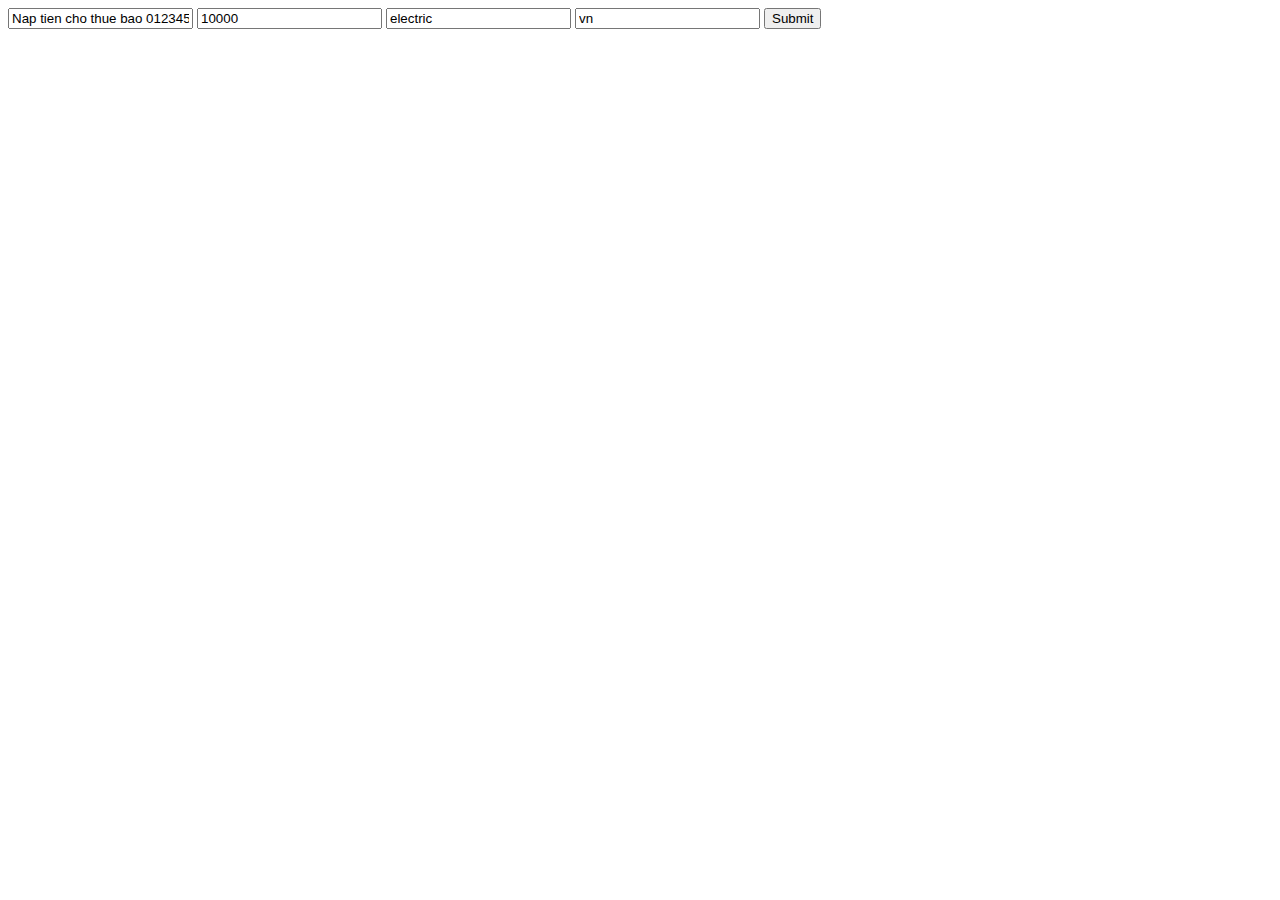
<file: payment_demo.html>
<!DOCTYPE html>
<html lang="en">
    <head>
        <meta charset="UTF-8" />
        <meta http-equiv="X-UA-Compatible" content="IE=edge" />
        <meta name="viewport" content="width=device-width, initial-scale=1.0" />
        <title>Document</title>
        <script
            src="https://cdnjs.cloudflare.com/ajax/libs/jquery/3.6.4/jquery.min.js"
            integrity="sha512-pumBsjNRGGqkPzKHndZMaAG+bir374sORyzM3uulLV14lN5LyykqNk8eEeUlUkB3U0M4FApyaHraT65ihJhDpQ=="
            crossorigin="anonymous"
            referrerpolicy="no-referrer"
        ></script>
    </head>
    <body>
        <form id="form" method="post" action="index.html">
            <input
                type="text"
                name="vnp_OrderInfo"
                placeholder="vnp_OrderInfo"
                value="Nap tien cho thue bao 0123456789. So tien 100,000 VND"
            />
            <input
                type="text"
                name="vnp_Amount"
                placeholder="vnp_OrderInfo"
                value="10000"
            />
            <input type="text" name="vnp_OrderType" value="electric" />
            <input type="text" name="vnp_Locale" value="vn" />
            <button>Submit</button>
        </form>
        <script>
            $('#form').submit(function () {
                var postData = $('#form').serialize();
                var submitUrl = $('#form').attr('action');
                $.ajax({
                    type: 'POST',
                    url: 'http://localhost:8080/api/vnpay/make',
                    data: postData,
                    dataType: 'JSON',
                    success: function (x) {
                        let data = JSON.parse(JSON.stringify(x));
                        window.location.href = data['redirect_url'];
                    },
                });
                return false;
            });
        </script>
    </body>
</html>
</file>
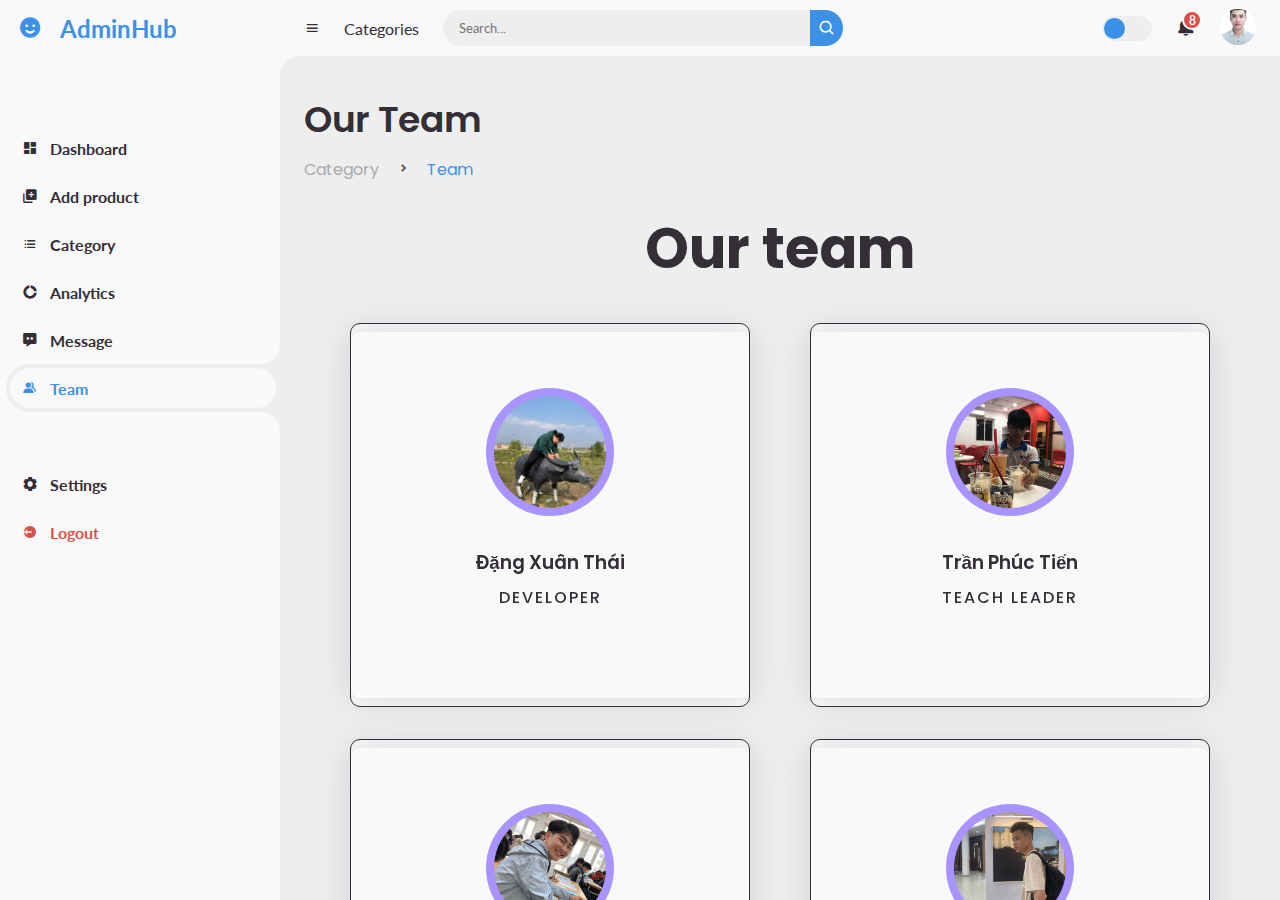
<file: team.html>
<!DOCTYPE html>
<html lang="en">
    <head>
        <meta charset="UTF-8" />
        <meta http-equiv="X-UA-Compatible" content="IE=edge" />
        <meta name="viewport" content="width=device-width, initial-scale=1.0" />
        <title>AdminHub</title>

        <!-- Boxicons -->
        <link
            rel="stylesheet"
            href="https://cdnjs.cloudflare.com/ajax/libs/font-awesome/6.4.0/css/all.min.css"
            integrity="sha512-iecdLmaskl7CVkqkXNQ/ZH/XLlvWZOJyj7Yy7tcenmpD1ypASozpmT/E0iPtmFIB46ZmdtAc9eNBvH0H/ZpiBw=="
            crossorigin="anonymous"
            referrerpolicy="no-referrer"
        />
        <link
            href="https://unpkg.com/boxicons@2.0.9/css/boxicons.min.css"
            rel="stylesheet"
        />
        <!-- Link css -->
        <link rel="stylesheet" href="./assets/css/global.css" />
        <link rel="stylesheet" href="./assets/css/team.css" />
    </head>
    <body>
        <!-- SIDEBAR -->
        <section id="sidebar">
            <a href="#" class="brand">
                <i class="bx bxs-smile"></i>
                <span class="text">AdminHub</span>
            </a>
            <ul class="side-menu top">
                <li>
                    <a href="./index.html">
                        <i class="bx bxs-dashboard"></i>
                        <span class="text">Dashboard</span>
                    </a>
                </li>
                <li>
                    <a href="./addProduct.html">
                        <i class="bx bxs-add-to-queue"></i>
                        <span class="text">Add product</span>
                    </a>
                </li>
                <li>
                    <a href="./category.html">
                        <i class="bx bx-list-ul"></i>
                        <span class="text">Category</span>
                    </a>
                </li>
                <li>
                    <a href="#">
                        <i class="bx bxs-doughnut-chart"></i>
                        <span class="text">Analytics</span>
                    </a>
                </li>
                <li>
                    <a href="#">
                        <i class="bx bxs-message-dots"></i>
                        <span class="text">Message</span>
                    </a>
                </li>
                <li class="active">
                    <a href="./team.html">
                        <i class="bx bxs-group"></i>
                        <span class="text">Team</span>
                    </a>
                </li>
            </ul>
            <ul class="side-menu">
                <li>
                    <a href="#">
                        <i class="bx bxs-cog"></i>
                        <span class="text">Settings</span>
                    </a>
                </li>
                <li>
                    <a href="#" class="logout">
                        <i class="bx bxs-log-out-circle"></i>
                        <span class="text">Logout</span>
                    </a>
                </li>
            </ul>
        </section>
        <!-- SIDEBAR -->

        <section id="content">
            <!-- NAVBAR -->
            <nav>
                <i class="bx bx-menu"></i>
                <a href="#" class="nav-link">Categories</a>
                <form action="#">
                    <div class="form-input">
                        <input type="search" placeholder="Search..." />
                        <button type="submit" class="search-btn">
                            <i class="bx bx-search"></i>
                        </button>
                    </div>
                </form>
                <input type="checkbox" id="switch-mode" hidden />
                <label for="switch-mode" class="switch-mode"></label>
                <a href="#" class="notification">
                    <i class="bx bxs-bell"></i>
                    <span class="num">8</span>
                </a>
                <a href="#" class="profile">
                    <img src="./assets/imgs/people.png" />
                </a>
            </nav>
            <!-- NAVBAR -->

            <!-- MAIN -->
            <main>
                <div class="head-title">
                    <div class="left">
                        <h1>Our Team</h1>
                        <ul class="breadcrumb">
                            <li><a href="./category.html">Category</a></li>
                            <li><i class="bx bx-chevron-right"></i></li>
                            <li>
                                <a href="./team.html" class="active">Team</a>
                            </li>
                        </ul>
                    </div>
                </div>

                <!-- --------------------------- INNER --------------------------- -->
                <div id="team">
                    <div class="row">
                        <h1>Our team</h1>
                    </div>
                    <div class="wrapper">
                        <div class="column card-container">
                            <div class="card">
                                <div class="img-container">
                                    <img src="./assets/imgs/thai.jpg" alt="" />
                                </div>
                                <h3>Đặng Xuân Thái</h3>
                                <p>Developer</p>
                                <div class="icons">
                                    <a
                                        href="https://www.facebook.com/Hello.IAmTDF"
                                    >
                                        <i class="fa-brands fa-facebook"></i>
                                    </a>
                                    <a
                                        href="https://www.facebook.com/Hello.IAmTDF"
                                    >
                                        <i class="fa-solid fa-phone"></i>
                                    </a>

                                    <a
                                        href="https://www.facebook.com/Hello.IAmTDF"
                                    >
                                        <i class="fa-brands fa-github"></i>
                                    </a>
                                    <a
                                        href="https://www.facebook.com/Hello.IAmTDF"
                                    >
                                        <i class="fa-solid fa-envelope"></i>
                                    </a>
                                </div>
                            </div>
                        </div>
                        <div class="column card-container">
                            <div class="card">
                                <div class="img-container">
                                    <img src="./assets/imgs/tien.jpg" alt="" />
                                </div>
                                <h3>Trần Phúc Tiến</h3>
                                <p>Teach Leader</p>
                                <div class="icons">
                                    <a
                                        href="https://www.facebook.com/Hello.IAmTDF"
                                    >
                                        <i class="fa-brands fa-facebook"></i>
                                    </a>
                                    <a
                                        href="https://www.facebook.com/Hello.IAmTDF"
                                    >
                                        <i class="fa-solid fa-phone"></i>
                                    </a>

                                    <a
                                        href="https://www.facebook.com/Hello.IAmTDF"
                                    >
                                        <i class="fa-brands fa-github"></i>
                                    </a>
                                    <a
                                        href="https://www.facebook.com/Hello.IAmTDF"
                                    >
                                        <i class="fa-solid fa-envelope"></i>
                                    </a>
                                </div>
                            </div>
                        </div>
                        <div class="column card-container">
                            <div class="card">
                                <div class="img-container">
                                    <img
                                        src="./assets/imgs/tiendung.jpg"
                                        alt=""
                                    />
                                </div>
                                <h3>Nguyễn Tiến Dũng</h3>
                                <p>Bussiness Analyst</p>
                                <div class="icons">
                                    <a
                                        href="https://www.facebook.com/Hello.IAmTDF"
                                    >
                                        <i class="fa-brands fa-facebook"></i>
                                    </a>
                                    <a
                                        href="https://www.facebook.com/Hello.IAmTDF"
                                    >
                                        <i class="fa-solid fa-phone"></i>
                                    </a>

                                    <a
                                        href="https://www.facebook.com/Hello.IAmTDF"
                                    >
                                        <i class="fa-brands fa-github"></i>
                                    </a>
                                    <a
                                        href="https://www.facebook.com/Hello.IAmTDF"
                                    >
                                        <i class="fa-solid fa-envelope"></i>
                                    </a>
                                </div>
                            </div>
                        </div>
                        <div class="column card-container">
                            <div class="card">
                                <div class="img-container">
                                    <img
                                        src="./assets/imgs/tuananh.jpg"
                                        alt=""
                                    />
                                </div>
                                <h3>Hoàng Tuấn Anh</h3>
                                <p>Developer</p>
                                <div class="icons">
                                    <a
                                        href="https://www.facebook.com/Hello.IAmTDF"
                                    >
                                        <i class="fa-brands fa-facebook"></i>
                                    </a>
                                    <a
                                        href="https://www.facebook.com/Hello.IAmTDF"
                                    >
                                        <i class="fa-solid fa-phone"></i>
                                    </a>

                                    <a
                                        href="https://www.facebook.com/Hello.IAmTDF"
                                    >
                                        <i class="fa-brands fa-github"></i>
                                    </a>
                                    <a
                                        href="https://www.facebook.com/Hello.IAmTDF"
                                    >
                                        <i class="fa-solid fa-envelope"></i>
                                    </a>
                                </div>
                            </div>
                        </div>
                        <div class="column card-container">
                            <div class="card">
                                <div class="img-container">
                                    <img src="./assets/imgs/chung.jpg" alt="" />
                                </div>
                                <h3>Nguyễn Thành Chung</h3>
                                <p>Project Manager</p>
                                <div class="icons">
                                    <a
                                        href="https://www.facebook.com/Hello.IAmTDF"
                                    >
                                        <i class="fa-brands fa-facebook"></i>
                                    </a>
                                    <a
                                        href="https://www.facebook.com/Hello.IAmTDF"
                                    >
                                        <i class="fa-solid fa-phone"></i>
                                    </a>

                                    <a
                                        href="https://www.facebook.com/Hello.IAmTDF"
                                    >
                                        <i class="fa-brands fa-github"></i>
                                    </a>
                                    <a
                                        href="https://www.facebook.com/Hello.IAmTDF"
                                    >
                                        <i class="fa-solid fa-envelope"></i>
                                    </a>
                                </div>
                            </div>
                        </div>
                    </div>
                </div>
            </main>
            <!-- MAIN -->
        </section>
        <!-- CONTENT -->
    </body>
</html>
</file>
<file: assets/css/global.css>
@import url('https://fonts.googleapis.com/css2?family=Poppins:wght@300;400;500;600;700&display=swap');
@import url('https://fonts.googleapis.com/css2?family=Lato:wght@300;400;700&display=swap');

:root {
    --poppins: 'Poppins', sans-serif;
    --lato: 'Lato', sans-serif;

    --primary: #333f48;
    --text: #231f20;
    --white: #fff;
    --light: #f9f9f9;
    --blue: #3c91e6;
    --light-blue: #cfe8ff;
    --grey: #eee;
    --dark-grey: #aaaaaa;
    --dark: #342e37;
    --red: #db504a;
    --error: rgb(255, 51, 51);
    --error-rgba: 255, 51, 51;
    --yellow: #ffce26;
    --light-yellow: #fff2c6;
    --orange: #fd7238;
    --light-orange: #ffe0d3; 

    --sidebar-width: 280px;
    --header-height: 56px;
}

* {
    margin: 0;
    padding: 0;
    box-sizing: border-box;
}

body {
    background: var(--grey);
    overflow-x: hidden;
    color: var(--dark);
}

html {
    font-family: var(--poppins);
    color: var(--text);
}

/* Chrome, Safari, Edge, Opera */
input::-webkit-outer-spin-button,
input::-webkit-inner-spin-button {
    -webkit-appearance: none;
    margin: 0;
}

/* Firefox */
input[type='number'] {
    -moz-appearance: textfield;
}

textarea,
input,
button {
    outline: none;
    border: none;
    font-family: var(--lato);
    word-spacing: 1.7px;
    background: var(--white);
    color: var(--dark);
}

button {
    cursor: pointer;
}

ul {
    list-style-type: none;
}

img {
    width: 100%;
    height: 100%;
    object-fit: cover;
}

path {
    fill: currentColor;
}

a {
    text-decoration: none;
}

.not-select {
    -webkit-touch-callout: none; /* iOS Safari */
    -webkit-user-select: none; /* Safari */
    -khtml-user-select: none; /* Konqueror HTML */
    -moz-user-select: none; /* Old versions of Firefox */
    -ms-user-select: none; /* Internet Explorer/Edge */
    user-select: none; /* Non-prefixed version, currently
                                  supported by Chrome, Edge, Opera and Firefox */
}

.content {
    position: relative;
    width: calc(100% - var(--sidebar-width));
    left: var(--sidebar-width);
    top: var(--header-height);
}

.content main {
    width: 100%;
    padding: 36px 24px;
    font-family: var(--poppins);
    max-height: calc(100vh - var(--header-height));
}

button:disabled {
    opacity: 0.7;
    cursor: not-allowed;
}
</file>
<file: assets/css/team.css>
html {
  overflow-x: hidden;
}

body.dark {
  --light: #0c0c1e;
  --grey: #060714;
  --dark: #fbfbfb;
}

body {
  background: var(--grey);
  overflow-x: hidden;
}

/* SIDEBAR */
#sidebar {
  position: fixed; 
  top: 0;
  left: 0;
  width: 280px;
  height: 100%;
  background: var(--light);
  z-index: 2000;
  font-family: var(--lato);
  transition: 0.3s ease;
  overflow-x: hidden;
  scrollbar-width: none;
}
#sidebar::--webkit-scrollbar {
  display: none;
}
#sidebar.hide {
  width: 60px;
}
#sidebar .brand {
  font-size: 24px;
  font-weight: 700;
  height: 56px;
  display: flex;
  align-items: center;
  color: var(--blue);
  position: sticky;
  top: 0;
  left: 0;
  background: var(--light);
  z-index: 500;
  padding-bottom: 20px;
  box-sizing: content-box;
}
#sidebar .brand .bx {
  min-width: 60px;
  display: flex;
  justify-content: center;
}
#sidebar .side-menu {
  width: 100%;
  margin-top: 48px;
}
#sidebar .side-menu li {
  height: 48px;
  background: transparent;
  margin-left: 6px;
  border-radius: 48px 0 0 48px;
  padding: 4px;
}
#sidebar .side-menu li.active {
  background: var(--grey);
  position: relative;
}
#sidebar .side-menu li.active::before {
  content: "";
  position: absolute;
  width: 40px;
  height: 40px;
  border-radius: 50%;
  top: -40px;
  right: 0;
  box-shadow: 20px 20px 0 var(--grey);
  z-index: -1;
}
#sidebar .side-menu li.active::after {
  content: "";
  position: absolute;
  width: 40px;
  height: 40px;
  border-radius: 50%;
  bottom: -40px;
  right: 0;
  box-shadow: 20px -20px 0 var(--grey);
  z-index: -1;
}
#sidebar .side-menu li a {
  width: 100%;
  height: 100%;
  background: var(--light);
  display: flex;
  align-items: center;
  border-radius: 48px;
  font-size: 16px;
  color: var(--dark);
  white-space: nowrap;
  overflow-x: hidden;
}
#sidebar .side-menu.top li.active a {
  color: var(--blue);
}
#sidebar.hide .side-menu li a {
  width: calc(48px - (4px * 2));
  transition: width 0.3s ease;
}
#sidebar .side-menu li a.logout {
  color: var(--red);
}
#sidebar .side-menu.top li a:hover {
  color: var(--blue);
}
#sidebar .side-menu li a .bx {
  min-width: calc(60px - ((4px + 6px) * 2));
  display: flex;
  justify-content: center;
}
#sidebar .text {
    font-weight: bold;
}
/* SIDEBAR */

/* CONTENT */
#content {
  position: relative;
  width: calc(100% - 280px);
  left: 280px;
  transition: 0.3s ease;
}
#sidebar.hide ~ #content {
  width: calc(100% - 60px);
  left: 60px;
}

/* NAVBAR */
#content nav {
  height: 56px;
  background: var(--light);
  padding: 0 24px;
  display: flex;
  align-items: center;
  grid-gap: 24px;
  font-family: var(--lato);
  position: sticky;
  top: 0;
  left: 0;
  z-index: 1000;
}
#content nav::before {
  content: "";
  position: absolute;
  width: 40px;
  height: 40px;
  bottom: -40px;
  left: 0;
  border-radius: 50%;
  box-shadow: -20px -20px 0 var(--light);
}
#content nav a {
  color: var(--dark);
}
#content nav .bx.bx-menu {
  cursor: pointer;
  color: var(--dark);
}
#content nav .nav-link {
  font-size: 16px;
  transition: 0.3s ease;
}
#content nav .nav-link:hover {
  color: var(--blue);
}
#content nav form {
  max-width: 400px;
  width: 100%;
  margin-right: auto;
}
#content nav form .form-input {
  display: flex;
  align-items: center;
  height: 36px;
}
#content nav form .form-input input {
  flex-grow: 1;
  padding: 0 16px;
  height: 100%;
  border: none;
  background: var(--grey);
  border-radius: 36px 0 0 36px;
  outline: none;
  width: 100%;
  color: var(--dark);
}
#content nav form .form-input button {
  width: 36px;
  height: 100%;
  display: flex;
  justify-content: center;
  align-items: center;
  background: var(--blue);
  color: var(--light);
  font-size: 18px;
  border: none;
  outline: none;
  border-radius: 0 36px 36px 0;
  cursor: pointer;
}
#content nav .notification {
  font-size: 20px;
  position: relative;
}
#content nav .notification .num {
  position: absolute;
  top: -6px;
  right: -6px;
  width: 20px;
  height: 20px;
  border-radius: 50%;
  border: 2px solid var(--light);
  background: var(--red);
  color: var(--light);
  font-weight: 700;
  font-size: 12px;
  display: flex;
  justify-content: center;
  align-items: center;
}
#content nav .profile img {
  width: 36px;
  height: 36px;
  object-fit: cover;
  border-radius: 50%;
}
#content nav .switch-mode {
  display: block;
  min-width: 50px;
  height: 25px;
  border-radius: 25px;
  background: var(--grey);
  cursor: pointer;
  position: relative;
}
#content nav .switch-mode::before {
  content: "";
  position: absolute;
  top: 2px;
  left: 2px;
  bottom: 2px;
  width: calc(25px - 4px);
  background: var(--blue);
  border-radius: 50%;
  transition: all 0.3s ease;
}
#content nav #switch-mode:checked + .switch-mode::before {
  left: calc(100% - (25px - 4px) - 2px);
}
/* NAVBAR */

/* MAIN */
#content main {
  width: 100%;
  padding: 36px 24px;
  font-family: var(--poppins);
  max-height: calc(100vh - 56px);
  overflow-y: auto;
}
#content main .head-title {
  display: flex;
  align-items: center;
  justify-content: space-between;
  grid-gap: 16px;
  flex-wrap: wrap;
}
#content main .head-title .left h1 {
  font-size: 36px;
  font-weight: 600;
  margin-bottom: 10px;
  color: var(--dark);
}
#content main .head-title .left .breadcrumb {
  display: flex;
  align-items: center;
  grid-gap: 16px;
}
#content main .head-title .left .breadcrumb li {
  color: var(--dark);
}
#content main .head-title .left .breadcrumb li a {
  color: var(--dark-grey);
  pointer-events: none;
}
#content main .head-title .left .breadcrumb li a.active {
  color: var(--blue);
  pointer-events: unset;
}

#team {
    margin-top: 24px;
}

.wrapper {
    display: flex;
    align-items: center;
    justify-content: space-around;
    flex-wrap: wrap;
    padding: 2em 1em;
    text-align: center;
    perspective: 1000px;
}

.column {
    width: 100%;
    border: 1px solid var(--dark);
    border-radius: 10px;
    padding: 0.5em 0;
}

#content h1 {
    width: 100%;
    text-align: center;
    font-size: 3.5em;
    color: var(--dark);
}

.card-container {
  margin-bottom: 2rem;
  min-width: 250px;
  max-width: 400px;
  transition: transform 1s;
  transform-style: preserve-3d;
  background-color: var(--light);
}

.card-container:hover {
  background-color: #d0c9ec;
  transform: rotateY(360deg);
}

.card {
    box-shadow: 0 0 2.2em rgba(25, 0, 58, 0.15);
    padding: 3.5em 1em;
    border-radius: 0.6em;
    color: var(--dark);
    cursor: pointer;
}

.card .img-container {
    width: 8em;
    height: 8em;
    background-color: #a993ff;
    padding: 0.5em;
    border-radius: 50%;
    margin: 0 auto 2em auto;
}

.card img {
    width: 100%;
    border-radius: 50% ;
}

.card h3 {
    font-weight: 600;
}

.card p {
    font-weight: 500;
    text-transform: uppercase;
    margin: 0.5em 0 2em 0;
    letter-spacing: 2px;
}

.icons {
    width: 50%;
    min-width: 180px;
    margin: auto;
    display: flex;
    justify-content: space-between;
}
.card a {
    text-decoration: none;
    color: inherit;
    font-style: 1.4em;
}

.icons i {
    font-size: 22px;
    color: var(--dark);
}
/* responsive */
@media screen and (max-width: 768px) {
  #sidebar {
    width: 200px;
  }

  #content {
    width: calc(100% - 60px);
    left: 200px;
  }

  #content nav .nav-link {
    display: none;
  }
}

@media screen and (max-width: 576px) {
  #content nav form .form-input input {
    display: none;
  }

  #content nav form .form-input button {
    width: auto;
    height: auto;
    background: transparent;
    border-radius: none;
    color: var(--dark);
  }

  #content nav form.show .form-input input {
    display: block;
    width: 100%;
  }
  #content nav form.show .form-input button {
    width: 36px;
    height: 100%;
    border-radius: 0 36px 36px 0;
    color: var(--light);
    background: var(--red);
  }

  #content nav form.show ~ .notification,
  #content nav form.show ~ .profile {
    display: none;
  }

  #content main .box-info {
    grid-template-columns: 1fr;
  }

  #content main .table-data .head {
    min-width: 420px;
  }
  #content main .table-data .order table {
    min-width: 420px;
  }
  #content main .table-data .todo .todo-list {
    min-width: 420px;
  }
}
</file>
